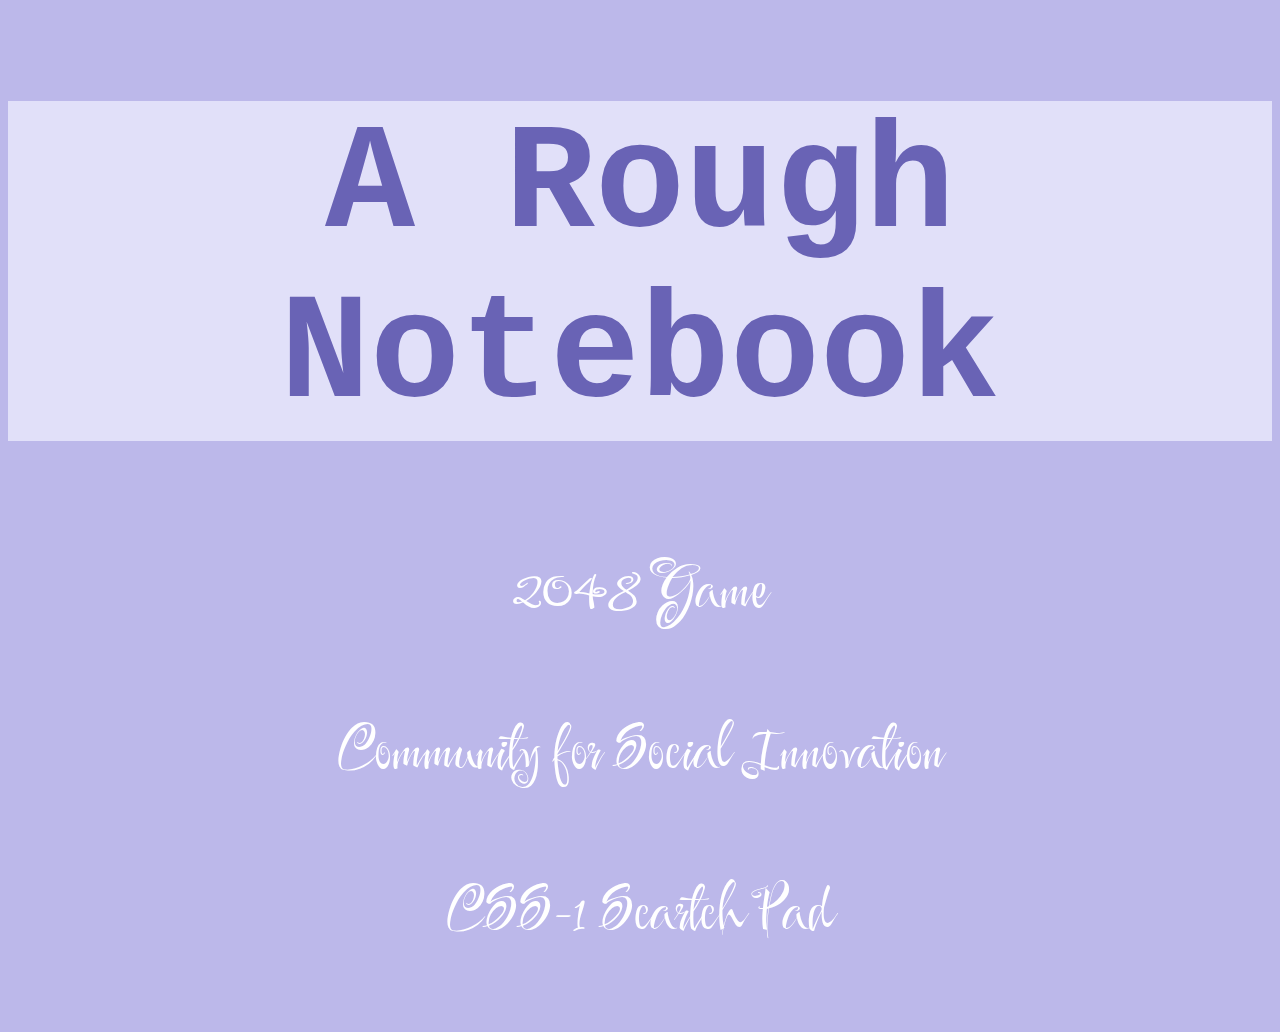
<file: index.html>
<!DOCTYPE html>
<html>
<head>
	<title\><h1>A Rough Notebook</h1></title>
	<link rel="preconnect" href="https://fonts.googleapis.com">
<link rel="preconnect" href="https://fonts.gstatic.com" crossorigin>
<link href="https://fonts.googleapis.com/css2?family=Festive&display=swap" rel="stylesheet">
	<link rel="stylesheet" type="text/css" href="https://nameisprajwal.github.io/RoughPage.css">
</head>
<body>
<p class="p3" > <a href="https://nameisprajwal.github.io/index-2048.html">2048 Game</a> </p>
<p class="p1" > <a href="https://nameisprajwal.github.io/SocialInnovationCommunity.html">Community for Social Innovation</a> </p> 
<p class="p2" > <a href="https://nameisprajwal.github.io/CSS-1.html">CSS-1 Scartch Pad</a></p>
</body>
</html>
</file>
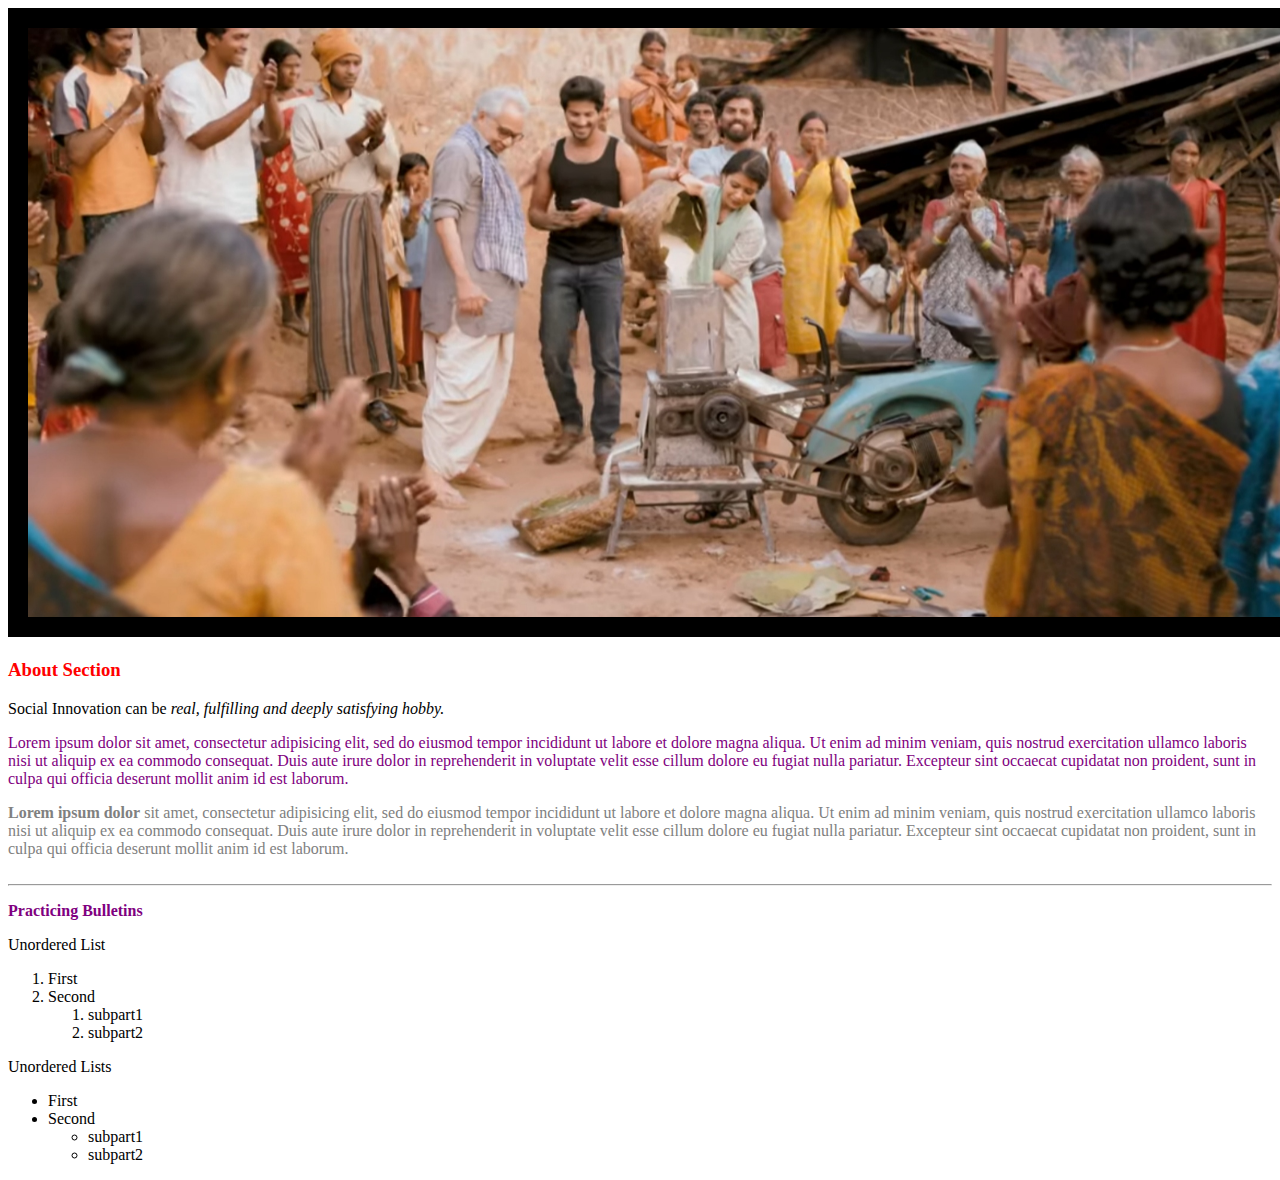
<file: About Section - Community for Social Innovations, India.html>
<!DOCTYPE html>
<html>
<head>
	<center><img src="https://nameisprajwal.github.io/about-cover.jpg"	align="" height="" width="1400" alt="" border="20"></center>
	<title>About - Community for Social Innovations</title>
	<title\><h3>About Section</h3></title>
	<link rel="stylesheet" type="text/css" href="https://nameisprajwal.github.io/css%20implementation.css">
</head>
<body>
Social Innovation can be <em>real, fulfilling and deeply satisfying hobby.</em>
<p>Lorem ipsum dolor sit amet, consectetur adipisicing elit, sed do eiusmod
tempor incididunt ut labore et dolore magna aliqua. Ut enim ad minim veniam,
quis nostrud exercitation ullamco laboris nisi ut aliquip ex ea commodo
consequat. Duis aute irure dolor in reprehenderit in voluptate velit esse
cillum dolore eu fugiat nulla pariatur. Excepteur sint occaecat cupidatat non
proident, sunt in culpa qui officia deserunt mollit anim id est laborum. </p>
<span style="color:grey"><strong>Lorem ipsum dolor</strong> sit amet, consectetur adipisicing elit, sed do eiusmod
tempor incididunt ut labore et dolore magna aliqua. Ut enim ad minim veniam,
quis nostrud exercitation ullamco laboris nisi ut aliquip ex ea commodo
consequat. Duis aute irure dolor in reprehenderit in voluptate velit esse
cillum dolore eu fugiat nulla pariatur. Excepteur sint occaecat cupidatat non
proident, sunt in culpa qui officia deserunt mollit anim id est laborum.</span><br><br><hr>
<p><b>Practicing Bulletins</b></p>
Unordered List
<ol><li>First</li> 
    <li>Second<ol><li>subpart1</li><li>subpart2</li></ol>
    </li> 
</ol>
Unordered Lists
<ul><li>First</li> 
    <li>Second<ul><li>subpart1</li><li>subpart2</li><ul>
    </li>
</ul>

</body>
</html>
</file>
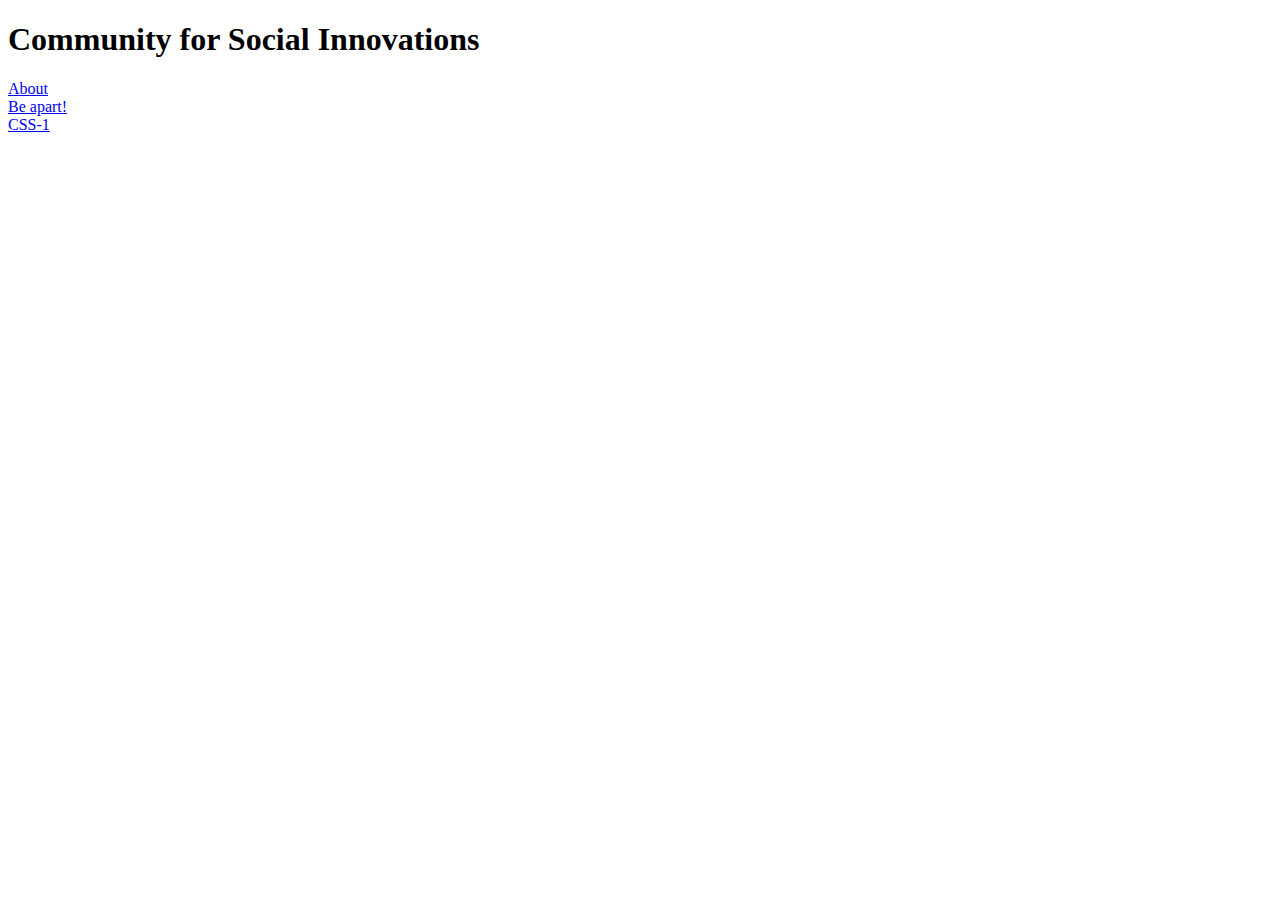
<file: Community for Social Innovations, India (Implementations).html>
<!DOCTYPE html>
<html>
<head>
	<title\><h1>Community for Social Innovations</h1></title>
</head>
<body>
<a href="F:\Desktop Folders\Web Developer Course\My mini-Projects\About Section - Community for Social Innovations, India.html">About</a> <br>
<a href="F:\Desktop Folders\Web Developer Course\My mini-Projects\Form.html">Be apart!</a><br>
<a href="F:\Desktop Folders\Web Developer Course\My mini-Projects\CSS-1.html">CSS-1</a>
</body>
</html>
</file>
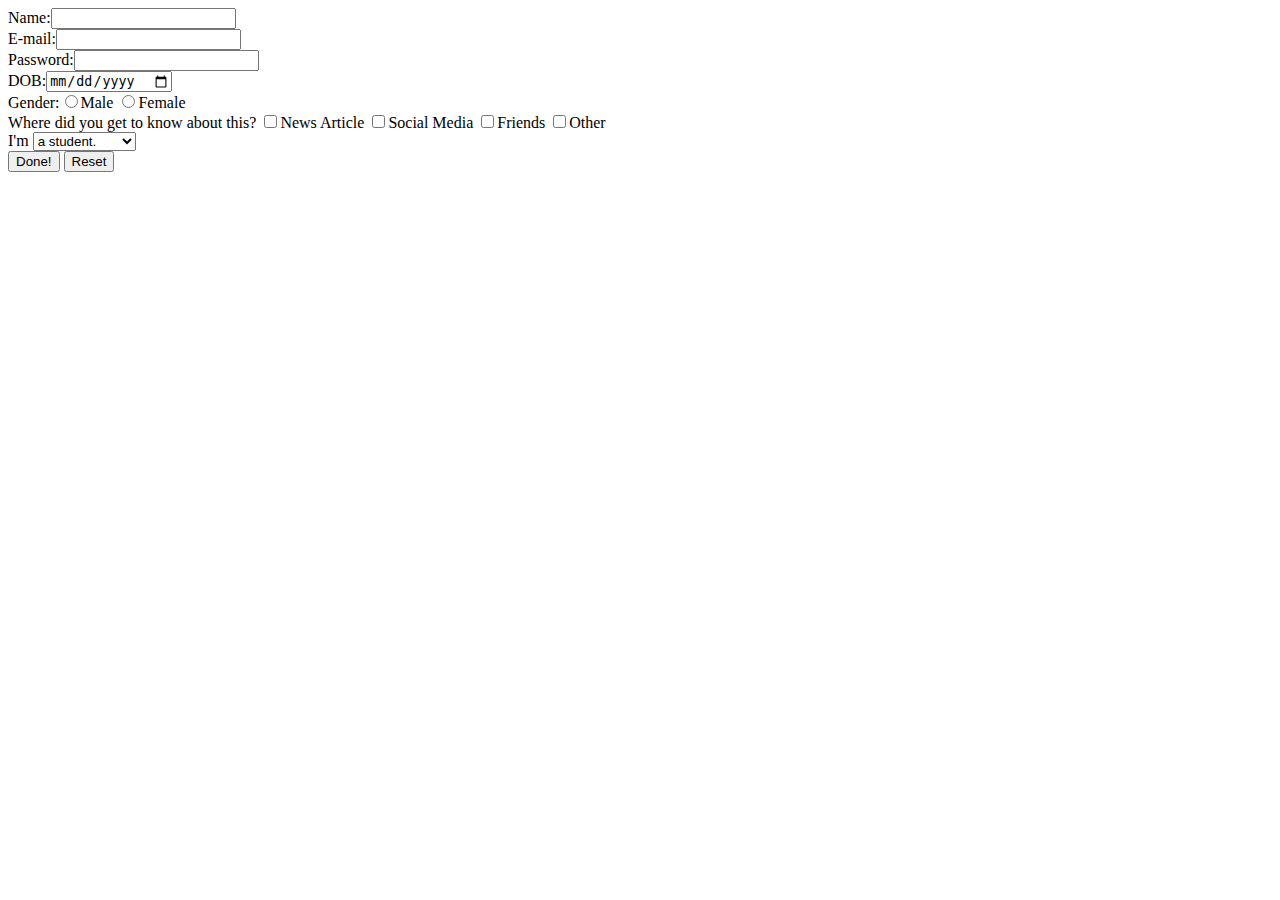
<file: Form.html>
<!DOCTYPE html>
<html>
<head>
	<title>Be a part!</title>
</head>
<body>
<form>
   Name:<input type="text" name="name" required><br>
   E-mail:<input type="email" name="email"> <br>
   Password:<input type="password" minlength="5" name="pass"> <br>
   DOB:<input type="date" name="date"><br>
   Gender:<input type="radio" name="gender" value="Male">Male <input type="radio" name="gender" value="Female">Female <br>
   Where did you get to know about this?
   <input type="checkbox" name="News Article" value="News Article">News Article
   <input type="checkbox" name="Social Media" value="Social Media">Social Media
   <input type="checkbox" name="Friends" value="Friends">Friends
   <input type="checkbox" name="Other" value="Other">Other <br>
   I'm <select name="I'm">
   	<option value="Student">a student.</option>
   	<option value="Employee">an employee.</option>
   	<option value="Other">a rare bird.</option>
   </select><br>
  <input type="Submit" value="Done!">
  <input type="reset">
</forms>
</body>
</html>
</file>
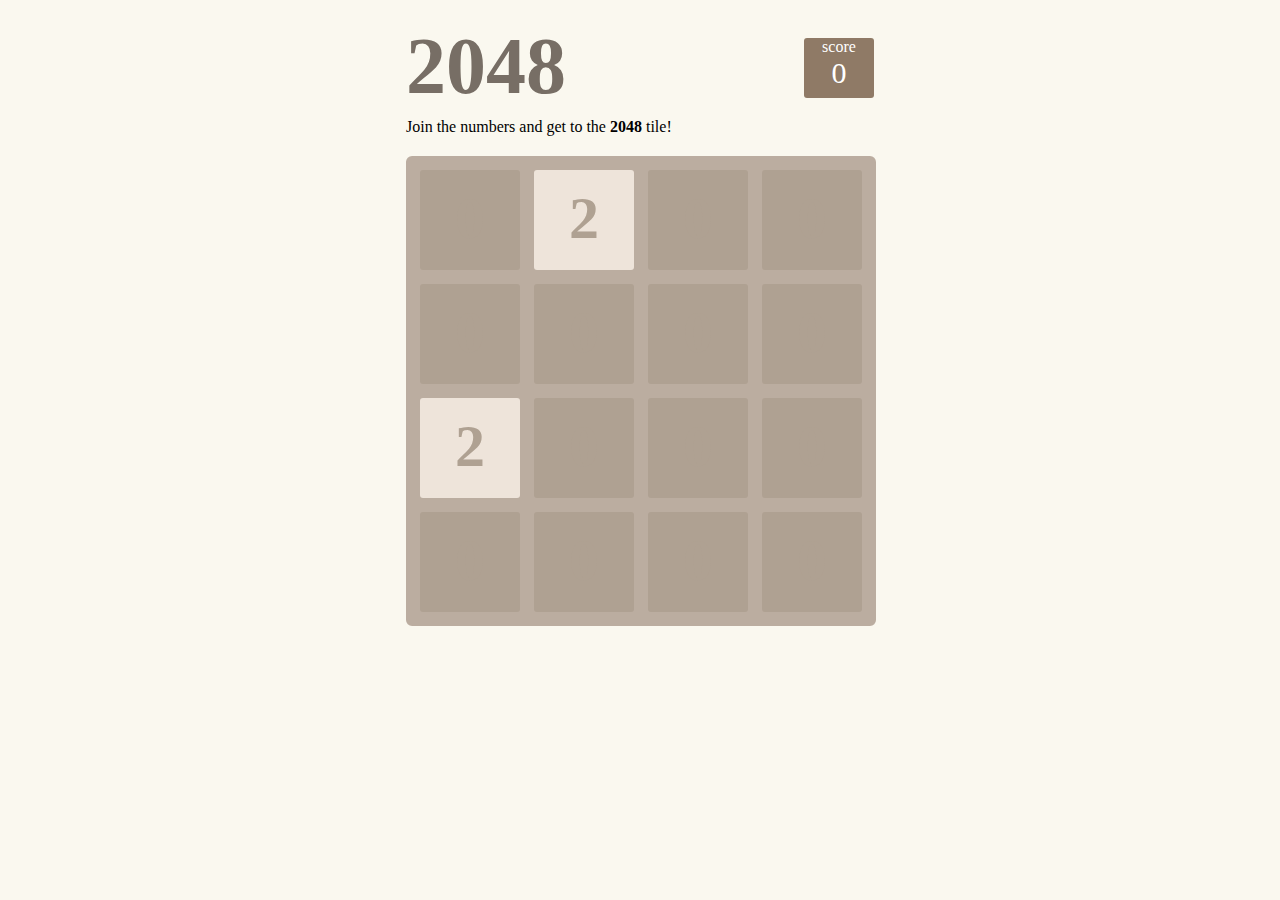
<file: index-2048.html>
<!DOCTYPE html>
<html lang="en" dir="ltr">
  <head>
    <meta charset="utf-8">
    <title>2048</title>
    <link rel="stylesheet" href="https://nameisprajwal.github.io/style-2048.css">
    <script src="https://nameisprajwal.github.io/app-2048.js" charset="utf-8"></script>
  </head>
  <body>

    <div class="container">
      <div class="info">
        <h1>2048</h1>
        <div class="score-container">
          <div class="score-title">score</div>
          <span id="score">0</span>
        </div>
      </div>
      <span id="result">Join the numbers and get to the <b>2048</b> tile!</span>
      <div class="grid"></div>
    </div>

  </body>
</html>
</file>
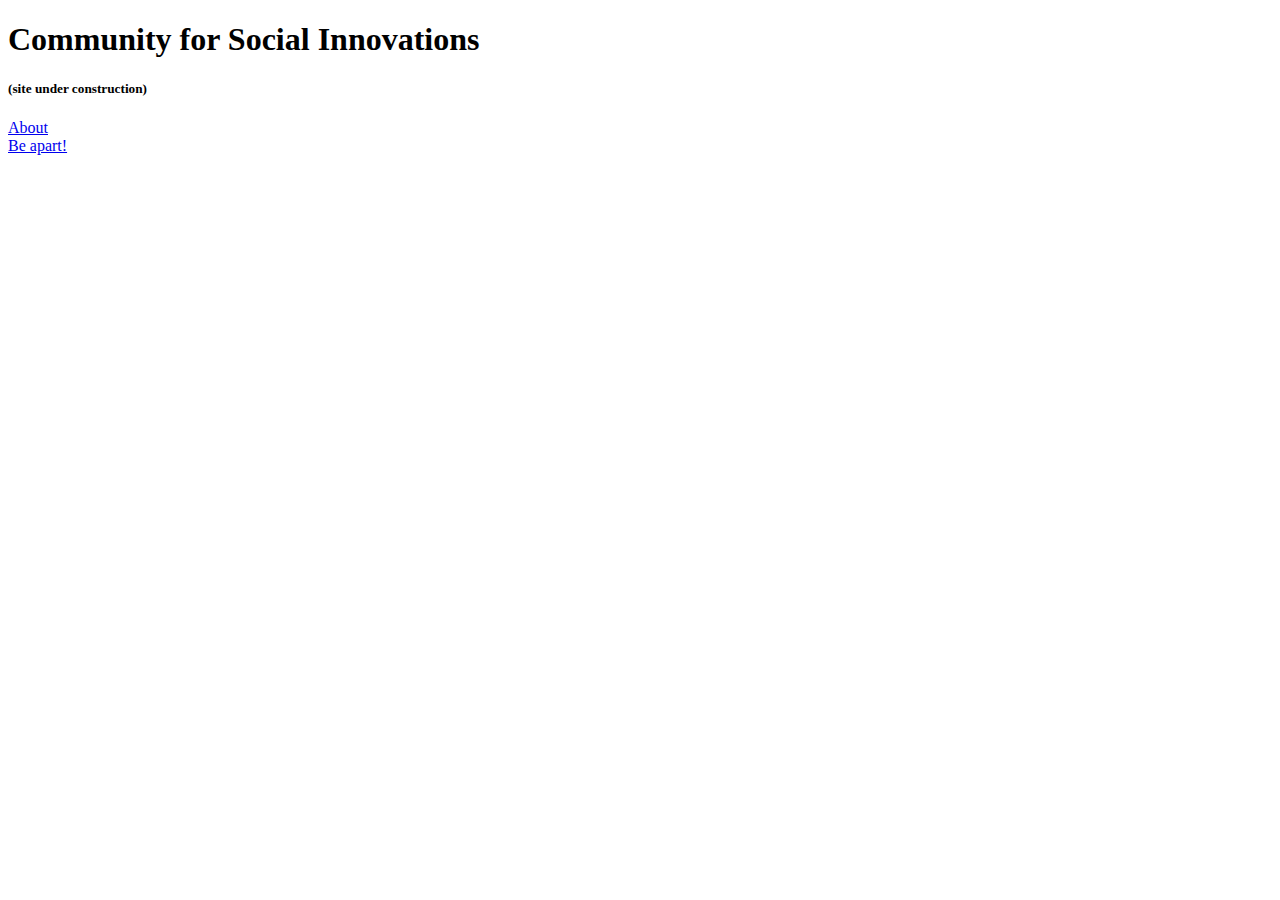
<file: SocialInnovationCommunity.html>
<!DOCTYPE html>
<html>
<head>
	<title\><h1>Community for Social Innovations</h1></title>
  <h5>(site under construction)</h5>
</head>
<body>
<a href="https://nameisprajwal.github.io/About%20Section%20-%20Community%20for%20Social%20Innovations,%20India.html">About</a> <br>
<a href="https://nameisprajwal.github.io/Form.html">Be apart!</a><br>
</body>
</html>
</file>
